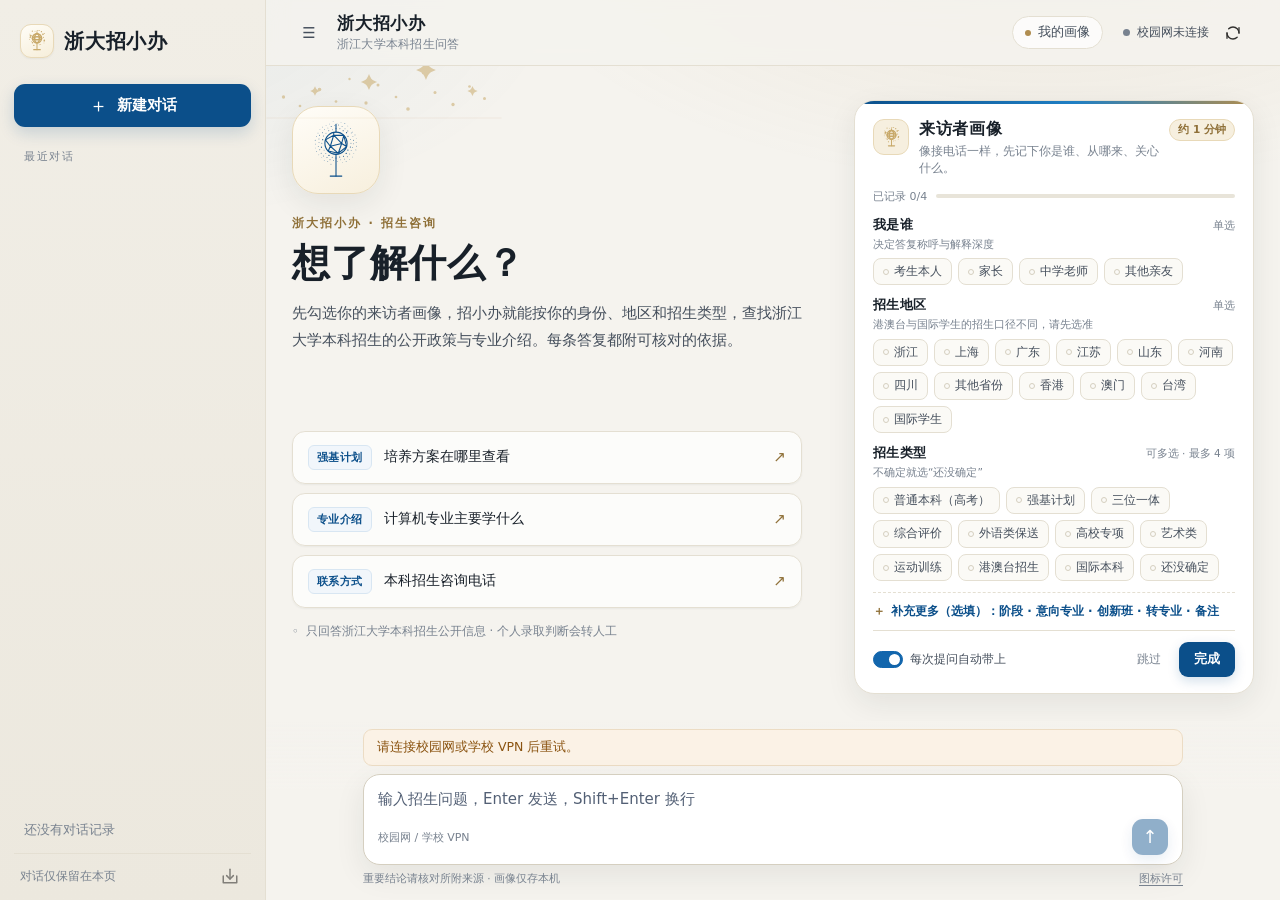
<file: index.html>
<!doctype html>
<html lang="zh-CN">
<head>
  <meta charset="utf-8"><meta name="viewport" content="width=device-width,initial-scale=1,viewport-fit=cover">
  <meta name="theme-color" content="#f5f3ee"><meta name="referrer" content="strict-origin-when-cross-origin">
  <meta name="description" content="浙江大学本科招生问答：先记下来访者画像，再按公开政策与专业资料逐条附依据作答。">
  <meta http-equiv="Content-Security-Policy" content="default-src 'self'; script-src 'self'; style-src 'self'; img-src 'self' data:; connect-src 'self' https://dify-app.zju.edu.cn; object-src 'none'; base-uri 'none'; form-action 'none'">
  <title>浙大招小办 · 本科招生问答</title>
  <link rel="icon" type="image/svg+xml" href="./school.svg"><link rel="stylesheet" href="./style.css">
  <script src="./profile.js" defer></script><script src="./campus-client.js" defer></script><script src="./app.js" defer></script>
</head>
<body>
  <a class="skip" href="#question">跳到提问</a>
  <div class="app-shell">
    <aside id="sidebar" aria-label="咨询记录">
      <div class="sidebar-brand"><span class="brand-mark"><img src="./lamp-gold.svg" alt="" width="22" height="22"></span><span class="brand-word">浙大招小办</span><button id="close-sidebar" class="icon-button mobile-only" aria-label="关闭记录">×</button></div>
      <button id="new-chat" class="new-chat"><span aria-hidden="true">＋</span> 新建对话</button>
      <div class="list-heading">最近对话</div><nav id="history" aria-label="最近对话"></nav>
      <p id="history-empty" class="quiet">还没有对话记录</p>
      <div class="sidebar-bottom"><span>对话仅保留在本页</span><button id="export-chat" title="导出当前对话" aria-label="导出当前对话"><img src="./download.svg" alt="" width="18" height="18"></button></div>
    </aside>
    <button id="backdrop" class="backdrop" aria-label="关闭记录" hidden></button>
    <main>
      <header class="topbar">
        <div class="title-group"><button id="toggle-sidebar" class="icon-button" title="咨询记录" aria-label="展开或收起咨询记录" aria-expanded="true">☰</button><div><h1>浙大招小办</h1><p>浙江大学本科招生问答</p></div></div>
        <div class="topbar-right">
          <button id="profile-pill" class="profile-pill" aria-label="查看或修改来访者画像"><span class="profile-pill-dot" aria-hidden="true"></span><span id="profile-pill-label">我的画像</span></button>
          <div class="connection"><span id="status-dot" class="status-dot"></span><span id="status" role="status">正在连接</span><button id="retry" class="icon-button" title="重新连接" aria-label="重新连接"><img src="./refresh.svg" alt="" width="16" height="16"></button></div>
        </div>
      </header>
      <div id="scroll-area" class="scroll-area">
        <section id="welcome" class="welcome">
          <div class="welcome-grid">
            <div class="welcome-copy">
              <div class="welcome-art"><img src="./lamp-illustration.svg" alt="" width="64" height="64"></div>
              <p class="eyebrow">浙大招小办 · 招生咨询</p>
              <h2>想了解什么？</h2>
              <p class="welcome-sub">先勾选你的来访者画像，招小办就能按你的身份、地区和招生类型，查找浙江大学本科招生的公开政策与专业介绍。每条答复都附可核对的依据。</p>
            </div>
            <div class="welcome-suggestions">
              <div class="suggestions" aria-label="常见问题">
                <button data-question="2026年强基计划培养方案在哪里查看？"><span class="suggestion-tag">强基计划</span><span class="suggestion-text">培养方案在哪里查看</span><span class="suggestion-arrow" aria-hidden="true">↗</span></button>
                <button data-question="计算机科学与技术专业主要学什么？"><span class="suggestion-tag">专业介绍</span><span class="suggestion-text">计算机专业主要学什么</span><span class="suggestion-arrow" aria-hidden="true">↗</span></button>
                <button data-question="2026年浙江大学本科招生咨询电话是什么？"><span class="suggestion-tag">联系方式</span><span class="suggestion-text">本科招生咨询电话</span><span class="suggestion-arrow" aria-hidden="true">↗</span></button>
              </div>
              <p class="welcome-note"><span aria-hidden="true">◦</span> 只回答浙江大学本科招生公开信息 · 个人录取判断会转人工</p>
            </div>
            <section id="profile-card" class="profile-card" aria-label="来访者画像"></section>
          </div>
        </section>
        <section id="messages" class="messages" aria-label="对话内容" aria-live="polite" aria-relevant="additions"></section>
      </div>
      <div class="composer-wrap">
        <div id="profile-chip" class="profile-chip" hidden><span class="profile-chip-label">已带上来访者画像</span><span id="profile-chip-text"></span><button id="profile-chip-edit" type="button">修改</button></div>
        <div id="error" class="error" role="alert" hidden></div>
        <form id="composer" autocomplete="off"><label class="sr-only" for="question">输入招生问题</label><textarea id="question" autocomplete="off" placeholder="输入招生问题，Enter 发送，Shift+Enter 换行" rows="1" maxlength="2000" enterkeyhint="send"></textarea><div class="composer-actions"><span id="input-state">校园网 / 学校 VPN</span><div class="composer-buttons"><button id="stop" type="button" hidden>停止等待</button><button id="send" type="submit" aria-label="发送问题" disabled>↑</button></div></div></form>
        <div class="footnote"><span>重要结论请核对所附来源 · 画像仅存本机</span><a href="./NOTICE.txt" target="_blank" rel="noopener">图标许可</a></div>
      </div>
    </main>
  </div>
  <dialog id="profile-dialog" aria-labelledby="profile-dialog-title"><div class="dialog-head"><div><h2 id="profile-dialog-title">来访者画像</h2><p class="dialog-sub">只保存在本机浏览器，可随时修改；不会保存对话内容。</p></div><button id="profile-dialog-close" class="icon-button" type="button" aria-label="关闭画像">×</button></div><div id="profile-dialog-body"></div></dialog>
  <dialog id="delete-dialog"><h2>删除这段对话？</h2><p>将删除本页中的这段对话。</p><div class="dialog-actions"><button id="cancel-delete">取消</button><button id="confirm-delete" class="danger">删除</button></div></dialog>
  <div id="toast" role="status" class="toast" hidden></div>
  <noscript><p class="noscript">请开启 JavaScript 后使用浙大招小办。</p></noscript>
</body>
</html>
</file>
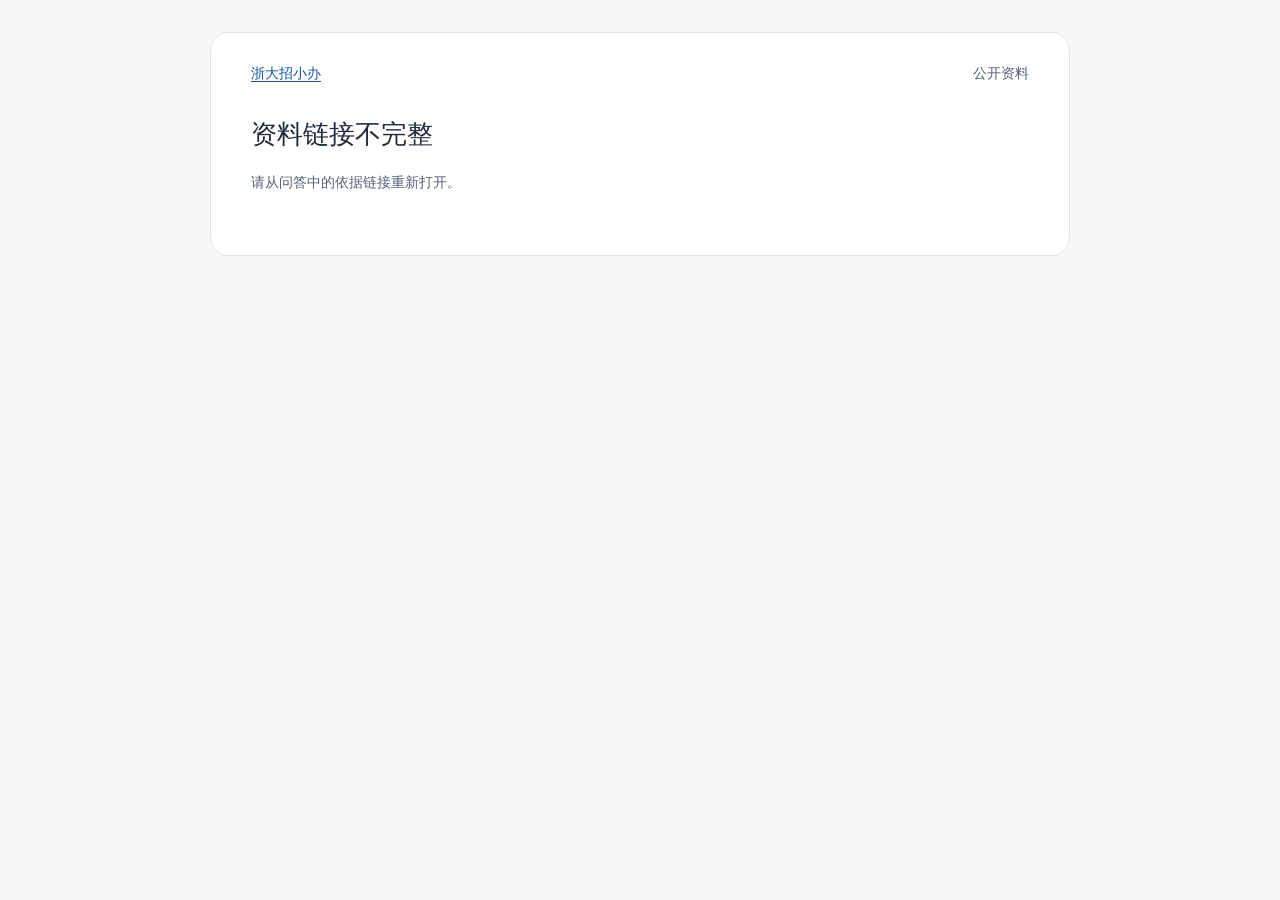
<file: source.html>
<!doctype html>
<html lang="zh-CN">
<head>
  <meta charset="utf-8">
  <meta name="viewport" content="width=device-width,initial-scale=1">
  <meta name="referrer" content="no-referrer">
  <meta http-equiv="Content-Security-Policy" content="default-src 'none'; script-src 'self'; style-src 'self'; connect-src 'self'; img-src 'self'; base-uri 'none'; form-action 'none'">
  <title>公开资料 · 浙大招小办</title>
  <link rel="stylesheet" href="./source.css">
  <script src="./source.js" defer></script>
</head>
<body>
  <main>
    <nav><a href="./" target="_blank" rel="noopener noreferrer">浙大招小办</a><span>公开资料</span></nav>
    <h1 id="title">正在加载资料…</h1>
    <p id="meta" class="meta"></p>
    <p id="origin"></p>
    <p id="status" role="status"></p>
    <button id="retry" type="button" hidden>重新加载</button>
    <article id="content" aria-label="公开资料正文"></article>
  </main>
</body>
</html>
</file>
<file: style.css>
/* 浙大招小办 · 求是蓝 / 学术纸感 / 灿若星辰
   2026-10-21 视觉重构：更克制的层次、更清楚的画像入口。 */
:root{
  --blue-900:#08355c; --blue-800:#0a4373; --blue-700:#0b4f8a; --blue-600:#1266ad; --blue-500:#1f7fc4;
  --blue-100:#e7f0f9; --blue-50:#f1f6fb;
  --gold-700:#8f7038; --gold:#b08d4f; --gold-200:#e8d9b8; --gold-100:#f6efdf;
  --paper:#f5f3ee; --paper-2:#efece4; --paper-3:#e8e4d9;
  --card:#ffffff; --card-soft:#fbfaf6;
  --ink:#182029; --ink-2:#454f5c; --ink-3:#536075; --ink-4:#78828f;
  --line:#e4dfd2; --line-2:#d5cfc0;
  --warn:#8a5310; --warn-bg:#fbf2e6; --warn-line:#ecdcc4;
  --danger:#a83a2e; --ok:#2c7a4e;
  --font:-apple-system,BlinkMacSystemFont,"PingFang SC","Hiragino Sans GB","Microsoft YaHei","Segoe UI",system-ui,sans-serif;
  --serif:"Songti SC","STSong","Noto Serif CJK SC","Source Han Serif SC","SimSun",serif;
  --shadow-sm:0 1px 2px rgba(24,32,41,.05);
  --shadow-md:0 10px 30px rgba(24,32,41,.08);
  --shadow-lg:0 22px 60px rgba(24,32,41,.14);
  --radius:16px;
}
*{box-sizing:border-box}
[hidden]{display:none!important}
html,body{height:100%;margin:0}
body{font-family:var(--font);color:var(--ink);font-size:15px;background:var(--paper);-webkit-font-smoothing:antialiased;text-rendering:optimizeLegibility}
body::before{content:"";position:fixed;inset:0;pointer-events:none;z-index:0;background:
  radial-gradient(900px 420px at 82% -8%,rgba(176,141,79,.10),transparent 62%),
  radial-gradient(760px 380px at 8% 0%,rgba(18,102,173,.07),transparent 60%);}
button,textarea,input{font:inherit;color:inherit}
button{cursor:pointer;border:0;background:none}
button:disabled{cursor:default;opacity:.45}
button:focus-visible,a:focus-visible,textarea:focus-visible,input:focus-visible,summary:focus-visible{outline:2.5px solid var(--blue-600);outline-offset:2px;border-radius:6px}
button{touch-action:manipulation}
a{color:var(--blue-700);text-underline-offset:3px}
img{display:block}
.app-shell{position:relative;z-index:1;display:flex;height:100dvh;min-height:440px}
.sidebar-hidden #sidebar{display:none}

/* ===== 侧栏 ===== */
#sidebar{width:266px;flex-shrink:0;padding:22px 14px 14px;background:linear-gradient(180deg,#f1eee6,#ece8de);border-right:1px solid var(--line);display:flex;flex-direction:column;gap:14px;min-height:0}
.sidebar-brand{display:flex;align-items:center;gap:10px;padding:2px 6px 12px}
.brand-mark{width:34px;height:34px;flex:0 0 34px;border-radius:11px;display:flex;align-items:center;justify-content:center;background:linear-gradient(155deg,#fffdf7,#f6eeda);border:1px solid var(--gold-200);box-shadow:var(--shadow-sm)}
.brand-word{font:600 20px var(--serif);letter-spacing:.04em;white-space:nowrap;color:var(--ink)}
.new-chat{display:flex;gap:9px;align-items:center;justify-content:center;padding:12px 14px;background:var(--blue-700);color:#fff;border-radius:11px;font-weight:600;font-size:14.5px;box-shadow:0 6px 16px rgba(11,79,138,.18);transition:background .15s ease,transform .15s ease}
.new-chat span{font-size:19px;font-weight:400;line-height:1;color:#fff}
.new-chat:hover:not(:disabled){background:var(--blue-600);transform:translateY(-1px)}
.new-chat:disabled{background:var(--blue-700);color:#fff}
.list-heading{font-size:11px;letter-spacing:.14em;color:var(--ink-4);padding:8px 10px 0}
.quiet{font-size:12.5px;color:var(--ink-4);padding:0 10px;margin:0}
#history{overflow:auto;min-height:0;flex:1;margin:0 -2px;padding:0 2px}
.history-row{display:flex;align-items:center;gap:2px;border-radius:9px;margin:2px 0;min-height:42px;transition:background .15s ease}
.history-row.active{background:#fff;box-shadow:var(--shadow-sm)}
.history-row:hover{background:rgba(255,255,255,.62)}
.history-open{overflow:hidden;text-overflow:ellipsis;white-space:nowrap;flex:1;min-width:0;text-align:left;padding:12px 11px;font-size:13.5px;color:var(--ink-2)}
.history-row.active .history-open{color:var(--blue-800);font-weight:600}
.history-delete{flex:0 0 30px;min-height:34px;color:var(--ink-4);border-radius:7px;font-size:17px}
.history-delete:hover{color:var(--danger);background:#fff}
.sidebar-bottom{border-top:1px solid var(--line);padding:12px 6px 0;color:var(--ink-4);font-size:11.5px;display:flex;align-items:center;justify-content:space-between;gap:8px}

/* ===== 主区 ===== */
main{flex:1;display:flex;flex-direction:column;min-width:0;background:transparent}
.topbar{height:66px;flex-shrink:0;display:flex;align-items:center;justify-content:space-between;gap:16px;padding:0 26px;background:rgba(245,243,238,.82);backdrop-filter:blur(10px);border-bottom:1px solid var(--line)}
.title-group{display:flex;align-items:center;gap:11px;min-width:0}
.title-group h1{font:600 16.5px var(--serif);margin:0;letter-spacing:.05em}
.title-group p{font-size:11.5px;color:var(--ink-4);margin:2px 0 0;letter-spacing:.02em}
.topbar-right{display:flex;align-items:center;gap:10px;min-width:0}
.connection{display:flex;align-items:center;gap:7px;font-size:12px;color:var(--ink-2);white-space:nowrap;padding:5px 4px 5px 10px;border-radius:999px}
.status-dot{width:7px;height:7px;border-radius:50%;background:var(--ink-4);flex:0 0 7px}
.status-dot.ready{background:var(--ok);box-shadow:0 0 0 3px rgba(44,122,78,.12)}
.icon-button{display:inline-flex;align-items:center;justify-content:center;width:34px;height:34px;border-radius:9px;color:var(--ink-2)}
.icon-button:hover{background:rgba(228,223,210,.7)}
.icon-button img{opacity:.8}
.profile-pill{display:inline-flex;align-items:center;gap:7px;max-width:210px;padding:7px 12px;border:1px solid var(--line);border-radius:999px;background:rgba(255,255,255,.72);font-size:12.5px;color:var(--ink-2);white-space:nowrap;overflow:hidden;transition:border-color .15s ease,background .15s ease}
.profile-pill:hover{border-color:var(--gold-200);background:#fffdf8}
.profile-pill-dot{width:6px;height:6px;border-radius:50%;background:var(--gold);flex:0 0 6px}
.profile-pill.set{color:var(--blue-800);border-color:#c8dcec;background:var(--blue-50);font-weight:600}
.profile-pill.set .profile-pill-dot{background:var(--blue-600)}
#profile-pill-label{overflow:hidden;text-overflow:ellipsis}

/* ===== 欢迎区 ===== */
.scroll-area{flex:1;overflow-y:auto;padding:0 26px;scroll-behavior:smooth}
.welcome{max-width:1120px;margin:0 auto;padding:34px 0 30px}
.welcome-grid{display:grid;grid-template-columns:minmax(0,1fr) 400px;grid-template-areas:"copy profile" "sugg profile";column-gap:52px;row-gap:22px;align-items:start}
.welcome-copy{grid-area:copy;position:relative;padding-top:6px;min-width:0}
.welcome-copy::before{content:"";position:absolute;top:-48px;left:-28px;width:240px;height:96px;background:url('stardust-gold.svg') left center/auto 100% no-repeat;opacity:.55;pointer-events:none}
.welcome-art{width:88px;height:88px;border-radius:26px;background:linear-gradient(155deg,#fffdf8,#f7efdd);border:1px solid var(--gold-200);display:flex;align-items:center;justify-content:center;margin:0 0 22px;box-shadow:var(--shadow-md);color:var(--blue-700)}
.welcome-art img{width:58px;height:58px}
.eyebrow{font-size:11.5px;letter-spacing:.18em;color:var(--gold-700);margin:0 0 10px;font-weight:700}
.welcome h2{font:600 38px/1.18 var(--serif);margin:0 0 14px;letter-spacing:.02em;color:var(--ink)}
.welcome-sub{font-size:14.5px;line-height:1.85;color:var(--ink-2);margin:0;max-width:560px}
.welcome-suggestions{grid-area:sugg}
.suggestions{display:flex;flex-direction:column;gap:9px;margin-top:0;max-width:520px}
.suggestions button{display:grid;grid-template-columns:auto 1fr auto;align-items:center;gap:12px;padding:13px 15px;background:rgba(255,255,255,.72);border:1px solid var(--line);border-radius:13px;text-align:left;box-shadow:var(--shadow-sm);transition:border-color .15s ease,background .15s ease,transform .15s ease}
.suggestions button:hover{border-color:#b9d2e6;background:#fff;transform:translateY(-1px)}
.suggestion-tag{font-size:11px;font-weight:700;letter-spacing:.04em;color:var(--blue-700);background:var(--blue-50);border:1px solid #d8e6f2;padding:4px 8px;border-radius:6px;white-space:nowrap}
.suggestion-text{font-size:14px;color:var(--ink)}
.suggestion-arrow{color:var(--gold-700);font-size:15px}
.welcome-note{margin:16px 0 0;font-size:11.5px;color:var(--ink-4);display:flex;align-items:center;gap:7px}

/* ===== 画像卡 ===== */
.profile-card{grid-area:profile;background:var(--card);border:1px solid var(--line);border-radius:20px;box-shadow:var(--shadow-md);padding:18px 18px 16px;position:relative;overflow:hidden}
.profile-card::before{content:"";position:absolute;top:0;left:0;right:0;height:3px;background:linear-gradient(90deg,var(--blue-700),var(--blue-500) 55%,var(--gold))}
.profile-head{display:flex;align-items:flex-start;gap:10px;margin-bottom:11px}
.profile-head-icon{width:36px;height:36px;flex:0 0 36px;border-radius:11px;background:var(--gold-100);border:1px solid var(--gold-200);display:flex;align-items:center;justify-content:center}
.profile-head-icon img{width:21px;height:21px}
.profile-head-text{flex:1;min-width:0}
.profile-head h3{font:600 16px var(--serif);margin:0 0 3px;letter-spacing:.04em}
.profile-head p{margin:0;font-size:11.5px;color:var(--ink-4);line-height:1.5}
.profile-badge{font-size:10.5px;color:var(--gold-700);background:var(--gold-100);border:1px solid var(--gold-200);border-radius:999px;padding:3px 8px;white-space:nowrap;font-weight:600}
.profile-progress{display:flex;align-items:center;gap:9px;margin:0 0 12px;font-size:11px;color:var(--ink-4)}
.profile-progress-track{flex:1;height:4px;background:var(--paper-3);border-radius:999px;overflow:hidden}
.profile-progress-bar{height:100%;width:0;background:linear-gradient(90deg,var(--blue-700),var(--blue-500));border-radius:999px;transition:width .28s ease}
.profile-group{margin:0 0 11px}
.profile-group-head{display:flex;align-items:baseline;justify-content:space-between;gap:8px;margin:0 0 3px}
.profile-group-label{font-size:13px;font-weight:700;color:var(--ink);letter-spacing:.02em}
.profile-group-state{font-size:10.5px;color:var(--ink-4)}
.profile-group-hint{margin:0 0 6px;font-size:10.5px;line-height:1.45;color:var(--ink-4)}
.chips{display:flex;flex-wrap:wrap;gap:6px}
.chip{display:inline-flex;align-items:center;gap:5px;padding:5px 9px;border:1px solid var(--line);border-radius:8px;background:var(--card-soft);font-size:12px;color:var(--ink-2);line-height:1.3;transition:border-color .12s ease,background .12s ease,color .12s ease}
.chip:hover{border-color:#c8dcec;background:#fff}
.chip-dot{width:6px;height:6px;border-radius:50%;border:1.5px solid var(--line-2);background:transparent;flex:0 0 6px;transition:all .12s ease}
.chip[aria-pressed="true"]{background:var(--blue-50);border-color:#a9c8e2;color:var(--blue-800);font-weight:600}
.chip[aria-pressed="true"] .chip-dot{background:var(--blue-600);border-color:var(--blue-600)}
.chip.sub{font-size:11.5px;padding:4px 8px}
.profile-more{margin:0 0 10px;border-top:1px dashed var(--line);padding-top:10px}
.profile-more summary{list-style:none;cursor:pointer;font-size:12px;font-weight:600;color:var(--blue-700);display:flex;align-items:center;gap:6px}
.profile-more summary::-webkit-details-marker{display:none}
.profile-more summary::before{content:"＋";font-size:12px;color:var(--gold-700)}
.profile-more[open] summary::before{content:"－"}
.profile-more-body{padding-top:12px}
.profile-notes{width:100%;border:1px solid var(--line);border-radius:9px;background:var(--card-soft);padding:9px 11px;font-size:12.5px;line-height:1.6;resize:vertical;min-height:56px;max-height:120px;outline:none}
.profile-notes:focus{border-color:var(--blue-500);background:#fff}
.profile-notes::placeholder{color:var(--ink-4)}
.profile-foot{display:flex;align-items:center;justify-content:space-between;gap:10px;border-top:1px solid var(--line);padding-top:11px;flex-wrap:wrap}
.switch{display:inline-flex;align-items:center;gap:7px;font-size:11.5px;color:var(--ink-2);padding:2px 0}
.switch-track{width:30px;height:17px;border-radius:999px;background:var(--paper-3);border:1px solid var(--line-2);position:relative;transition:background .15s ease,border-color .15s ease}
.switch-track::after{content:"";position:absolute;top:2px;left:2px;width:11px;height:11px;border-radius:50%;background:#fff;box-shadow:var(--shadow-sm);transition:transform .15s ease}
.switch[aria-checked="true"] .switch-track{background:var(--blue-600);border-color:var(--blue-600)}
.switch[aria-checked="true"] .switch-track::after{transform:translateX(13px)}
.profile-actions{display:flex;align-items:center;gap:8px}
.btn-primary{padding:9px 15px;border-radius:9px;background:var(--blue-700);color:#fff;font-size:12.5px;font-weight:600;box-shadow:0 4px 12px rgba(11,79,138,.18)}
.btn-primary:hover{background:var(--blue-600)}
.btn-ghost{padding:8px 10px;border-radius:8px;font-size:12px;color:var(--ink-4)}
.btn-ghost:hover{color:var(--blue-700);background:var(--blue-50)}
.profile-saved{display:flex;flex-direction:column;gap:12px}
.profile-saved-chips{display:flex;flex-wrap:wrap;gap:6px}
.saved-chip{font-size:12px;padding:5px 9px;border-radius:7px;background:var(--blue-50);border:1px solid #d5e5f2;color:var(--blue-800)}
.profile-saved-note{font-size:11px;color:var(--ink-4);line-height:1.6;margin:0}
.profile-saved-actions{display:flex;align-items:center;gap:8px;flex-wrap:wrap}
.profile-collapsed{display:flex;align-items:center;justify-content:space-between;gap:10px}
.profile-collapsed p{margin:0;font-size:12px;color:var(--ink-4)}

/* ===== 消息 ===== */
.messages{padding-top:30px;max-width:820px;margin:0 auto}
.message{margin-bottom:30px}
.message.user{display:flex;justify-content:flex-end}
.user-text{max-width:82%;padding:12px 16px;background:linear-gradient(160deg,var(--blue-700),var(--blue-800));color:#fff;border-radius:15px 15px 4px 15px;font-size:14.5px;line-height:1.7;box-shadow:0 8px 20px rgba(11,79,138,.16)}
.user-text .message-state{color:#cfe2f3}
.assistant-label{display:flex;align-items:center;gap:8px;margin-bottom:10px;font-size:13px;font-weight:700;color:var(--blue-800);letter-spacing:.02em}
.assistant-label img{width:18px;height:18px}
.answer{font-size:15.5px;line-height:1.9;color:var(--ink)}
.answer p{margin:0 0 12px}
.answer p:last-child{margin-bottom:0}
.answer strong{font-weight:650;color:var(--blue-900)}
.answer ol,.answer ul{margin:6px 0 12px;padding-left:23px}
.answer li{margin:4px 0}
.citation-link{color:var(--blue-700);text-decoration:underline;text-decoration-color:var(--line-2);text-underline-offset:4px;font-weight:500}
.citation-link:hover{text-decoration-color:var(--blue-700)}

/* ===== 依据卡 ===== */
.sources{margin:16px 0 4px;border-top:1px solid var(--line);padding-top:13px}
.sources summary{list-style:none;cursor:pointer;font-size:12.5px;font-weight:700;color:var(--gold-700);display:inline-flex;align-items:center;gap:6px}
.sources summary::-webkit-details-marker{display:none}
.sources summary::before{content:"▸";font-size:11px;transition:transform .15s ease}
.sources[open] summary::before{transform:rotate(90deg)}
.source-item{background:var(--card-soft);border:1px solid var(--line);border-radius:11px;padding:12px 14px;margin-top:10px}
.source-title{font-size:13px;font-weight:700;color:var(--blue-900);margin:0 0 4px}
.source-meta{font-size:12px;color:#536075;margin:0 0 8px;line-height:1.55}
.source-meta a{color:var(--blue-700)}
.source-excerpt{font-size:12.5px;line-height:1.8;color:var(--ink-2);padding-top:8px;border-top:1px dashed var(--line-2);margin:0}
.source-load-error{display:flex;align-items:center;gap:10px;padding:10px 0;color:var(--warn);font-size:12.5px}
.source-load-error button{padding:3px 10px;border:1px solid var(--line-2);border-radius:6px;color:var(--blue-700);background:var(--card);font-size:12px}

/* ===== 消息操作 ===== */
.message-actions{display:flex;align-items:center;gap:12px;margin-top:9px;font-size:11.5px;color:var(--ink-4);flex-wrap:wrap}
.message-actions button{display:inline-flex;align-items:center;gap:5px;color:var(--ink-3);font-size:11.5px;padding:3px 6px;border-radius:6px}
.message-actions button:hover{color:var(--blue-700);background:var(--paper-3)}
.message-actions button img{width:13px;height:13px}
.message-note{font-size:11px;color:var(--gold-700);background:var(--gold-100);border:1px solid var(--gold-200);border-radius:6px;padding:2px 7px}
.message-state{display:flex;align-items:center;justify-content:flex-end;gap:10px;font-size:11px;line-height:1.6;color:#ffe3bd;margin-top:8px;white-space:normal}
.message-retry{padding:3px 10px;border:1px solid rgba(255,255,255,.4);border-radius:6px;color:#fff;background:transparent;font-size:11.5px}
.message-retry:hover{background:rgba(255,255,255,.14)}

/* ===== 等待中 ===== */
.pending{display:flex;align-items:center;gap:10px;color:var(--ink-2);font-size:13px;padding:4px 0;max-width:820px;margin:0 auto}
.pulse{width:7px;height:7px;border-radius:50%;background:var(--blue-500);animation:pulse 1.2s ease-in-out infinite}
@keyframes pulse{0%,100%{opacity:.25;transform:scale(.8)}50%{opacity:1;transform:scale(1)}}

/* ===== 输入区 ===== */
.composer-wrap{flex-shrink:0;padding:8px 26px 14px;background:linear-gradient(to top,var(--paper) 62%,rgba(245,243,238,0))}
.profile-chip{max-width:820px;margin:0 auto 7px;display:flex;align-items:center;gap:8px;font-size:11.5px;color:var(--ink-3);padding:0 4px;min-height:20px}
.profile-chip-label{color:var(--gold-700);font-weight:600;white-space:nowrap}
#profile-chip-text{overflow:hidden;text-overflow:ellipsis;white-space:nowrap;color:var(--ink-3)}
.profile-chip button{color:var(--blue-700);font-size:11.5px;padding:1px 5px;border-radius:5px;white-space:nowrap}
.profile-chip button:hover{background:var(--blue-50)}
#composer{max-width:820px;margin:0 auto;background:var(--card);border:1px solid var(--line-2);border-radius:17px;padding:12px 14px 9px;box-shadow:var(--shadow-md);transition:border-color .15s ease,box-shadow .15s ease}
#composer:focus-within{border-color:var(--blue-500);box-shadow:0 12px 34px rgba(24,32,41,.10),0 0 0 3px rgba(31,127,196,.10)}
textarea{display:block;width:100%;border:0;background:none;resize:none;font-size:15px;line-height:1.65;color:var(--ink);outline:none;padding:0;min-height:24px}
textarea::placeholder{color:#536075}
.composer-actions{display:flex;align-items:center;justify-content:space-between;gap:10px;margin-top:7px}
#input-state{font-size:11px;color:var(--ink-4)}
.composer-buttons{display:flex;align-items:center;gap:8px}
#send{width:36px;height:36px;border-radius:11px;background:var(--blue-700);color:#fff;font-size:18px;line-height:1;display:inline-flex;align-items:center;justify-content:center;box-shadow:0 5px 14px rgba(11,79,138,.22);transition:background .15s ease,transform .15s ease}
#send:hover:not(:disabled){background:var(--blue-600);transform:translateY(-1px)}
#stop{padding:7px 13px;border:1px solid var(--line-2);border-radius:9px;font-size:12.5px;color:var(--ink-2);background:var(--card)}
#stop:hover{border-color:var(--danger);color:var(--danger)}
.footnote{display:flex;justify-content:space-between;gap:12px;max-width:820px;margin:7px auto 0;font-size:10.5px;color:var(--ink-4)}
.footnote a{color:var(--ink-4)}

/* ===== 错误 / 提示 / 对话框 ===== */
.error{max-width:820px;margin:0 auto 8px;padding:9px 13px;background:var(--warn-bg);border:1px solid var(--warn-line);border-radius:9px;color:var(--warn);font-size:12.5px}
.toast{position:fixed;left:50%;top:76px;transform:translateX(-50%);padding:9px 17px;background:var(--ink);color:#fff;border-radius:999px;font-size:12.5px;box-shadow:var(--shadow-md);z-index:60}
dialog{border:0;border-radius:19px;padding:20px;max-width:520px;width:calc(100% - 32px);box-shadow:var(--shadow-lg);background:var(--card)}
dialog::backdrop{background:rgba(24,32,41,.38);backdrop-filter:blur(2px)}
dialog h2{margin:0 0 8px;font:600 17px var(--serif)}
dialog p{margin:0 0 18px;color:var(--ink-2);font-size:13.5px}
#profile-dialog{max-width:560px;max-height:min(86vh,780px);overflow:auto;padding:22px 22px 20px}
.dialog-head{display:flex;align-items:flex-start;justify-content:space-between;gap:12px;margin-bottom:10px}
.dialog-sub{font-size:11.5px;color:var(--ink-4);margin:2px 0 0;line-height:1.55}
#profile-dialog-body .profile-head{display:none}
#profile-dialog-body .profile-progress{margin-top:2px}
.dialog-actions{display:flex;justify-content:flex-end;gap:10px}
.dialog-actions button{padding:8px 16px;border-radius:9px;font-size:13px;border:1px solid var(--line-2)}
.dialog-actions .danger{background:var(--danger);color:#fff;border-color:var(--danger)}

/* ===== 无障碍 ===== */
.sr-only{position:absolute;width:1px;height:1px;padding:0;margin:-1px;overflow:hidden;clip:rect(0,0,0,0);border:0}
.skip{position:absolute;left:-9999px;top:0;background:var(--blue-700);color:#fff;padding:8px 14px;z-index:99;border-radius:0 0 8px 0}
.skip:focus{left:0}
.backdrop{position:fixed;inset:0;background:rgba(24,32,41,.3);z-index:25}
.mobile-only{display:none}
.noscript{position:fixed;inset:0;display:flex;align-items:center;justify-content:center;background:var(--paper);font-size:14px;color:var(--ink)}

/* ===== 响应式 ===== */
@media(min-width:1440px){.welcome{padding-top:48px}.welcome h2{font-size:42px}.answer{font-size:16px}.messages{padding-top:36px}}
@media(max-height:840px) and (min-width:981px){
  .welcome{padding-top:18px}
  .welcome-art{width:72px;height:72px;border-radius:21px;margin-bottom:14px}
  .welcome-art img{width:48px;height:48px}
  .welcome h2{font-size:32px;margin-bottom:10px}
  .welcome-sub{font-size:13.5px;line-height:1.7}
  .welcome-grid{row-gap:14px}
  .profile-card{padding:15px 16px 13px}
  .profile-head{margin-bottom:8px}
  .profile-head p{display:none}
  .profile-group-hint{display:none}
  .profile-group{margin-bottom:9px}
  .profile-progress{margin-bottom:8px}
  .suggestions button{padding:11px 14px}
}
@media(max-width:1180px){
  .welcome-grid{grid-template-columns:minmax(0,1fr) 352px;column-gap:34px}
  .welcome h2{font-size:34px}
}
@media(max-width:980px){
  .welcome-grid{grid-template-columns:1fr;grid-template-areas:"copy" "profile" "sugg";row-gap:24px}
  .welcome{max-width:680px;padding-top:30px}
  .welcome-copy::before{left:-10px}
  .welcome-sub{max-width:none}
  .suggestions{max-width:none}
  .profile-card{max-width:680px}
}
@media(max-width:800px){
  #sidebar{position:fixed;inset:0 auto 0 0;z-index:30;width:min(282px,86vw);display:none;box-shadow:15px 0 45px rgba(24,32,41,.16)}
  .drawer-open #sidebar{display:flex}
  .mobile-only{display:inline-flex}
  .sidebar-brand #close-sidebar{margin-left:auto}
  .topbar{height:60px;padding:0 14px;gap:8px}
  .title-group{gap:6px}
  .title-group h1{font-size:15.5px}
  .title-group p{display:none}
  .profile-pill{max-width:112px;padding:6px 9px;font-size:11.5px}
  .connection{font-size:10.5px;gap:5px;padding-left:4px}
  .connection .icon-button{width:28px;height:28px}
  .scroll-area{padding:0 15px}
  .welcome{padding:22px 0 18px}
  .welcome-art{width:72px;height:72px;border-radius:21px;margin-bottom:16px}
  .welcome-art img{width:46px;height:46px}
  .welcome h2{font-size:29px}
  .welcome-sub{font-size:13.5px;line-height:1.8}
  .suggestions{gap:8px;margin-top:0}
  .suggestions button{padding:11px 12px}
  .profile-card{padding:17px 16px 15px;border-radius:17px;max-width:none}
  .messages{padding-top:22px}
  .message{margin-bottom:24px}
  .answer{font-size:15px;line-height:1.88}
  .user-text{max-width:90%;font-size:14px}
  .composer-wrap{padding:6px 12px max(10px,env(safe-area-inset-bottom))}
  #composer{border-radius:15px;padding:11px 12px 8px}
  textarea{font-size:16px}
  .footnote{font-size:10px}
  .pending{padding-left:0}
  .sidebar-hidden #sidebar{display:none}
  .drawer-open.sidebar-hidden #sidebar{display:flex}
  .toast{max-width:calc(100% - 32px);text-align:center}
}
@media(prefers-reduced-motion:reduce){*{animation:none!important;transition:none!important;scroll-behavior:auto!important}}
</file>
<file: source.css>
:root{font-family:Inter,"PingFang SC","Microsoft YaHei",sans-serif;color:#202b3b;background:#f7f8fa;font-synthesis:none}*{box-sizing:border-box}body{margin:0}main{max-width:860px;margin:32px auto;padding:32px 40px;background:#fff;border:1px solid #e2e6ec;border-radius:18px}nav{display:flex;align-items:center;justify-content:space-between;gap:16px;color:#536075;font-size:14px;margin-bottom:32px}h1{font-size:26px;line-height:1.5;overflow-wrap:anywhere}a{color:#1554a3;text-underline-offset:3px}a:focus-visible,button:focus-visible{outline:3px solid #1554a3;outline-offset:4px}.meta,#status{color:#536075;font-size:14px;line-height:1.7}article{white-space:pre-wrap;overflow-wrap:anywhere;font-size:16px;line-height:1.9;margin-top:28px}button{border:1px solid #bac6d6;border-radius:8px;background:white;color:#1554a3;padding:10px 16px;cursor:pointer}button:disabled{opacity:.65;cursor:wait}[hidden]{display:none!important}@media(max-width:600px){main{margin:0;padding:22px 20px;border:0;border-radius:0;min-height:100vh}h1{font-size:22px}}
</file>
